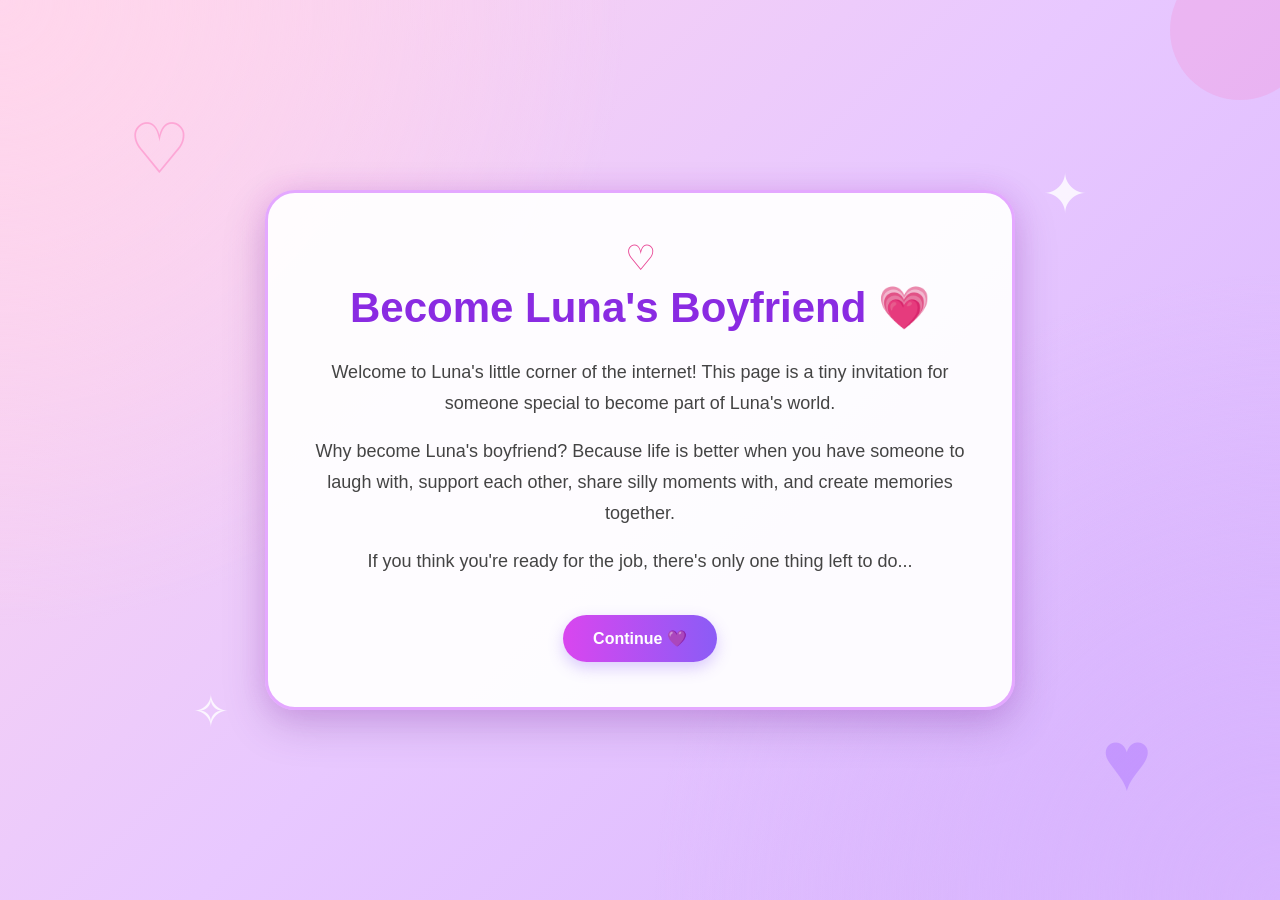
<file: index.html>
<!DOCTYPE html>
<html lang="en">
<head>
    <meta charset="UTF-8">
    <meta name="viewport" content="width=device-width, initial-scale=1.0">

    <title>Become Luna's Boyfriend 💗</title>

    <link rel="stylesheet" href="style.css">
</head>

<body>

    <!-- Background decorations -->
    <div class="decoration heart1">♡</div>
    <div class="decoration heart2">♥</div>
    <div class="decoration star1">✦</div>
    <div class="decoration star2">✧</div>
    <div class="decoration circle1"></div>
    <div class="decoration circle2"></div>

    <div class="container">

        <div class="card">

            <div class="small-heart">♡</div>

            <h1>Become Luna's Boyfriend 💗</h1>

            <p>
                Welcome to Luna's little corner of the internet!
                This page is a tiny invitation for someone special
                to become part of Luna's world.
            </p>

            <p>
                Why become Luna's boyfriend? Because life is better
                when you have someone to laugh with, support each
                other, share silly moments with, and create memories
                together.
            </p>

            <p>
                If you think you're ready for the job, there's only
                one thing left to do...
            </p>

            <a href="reasons.html" class="button">
                Continue 💜
            </a>

        </div>

    </div>

</body>
</html>
</file>
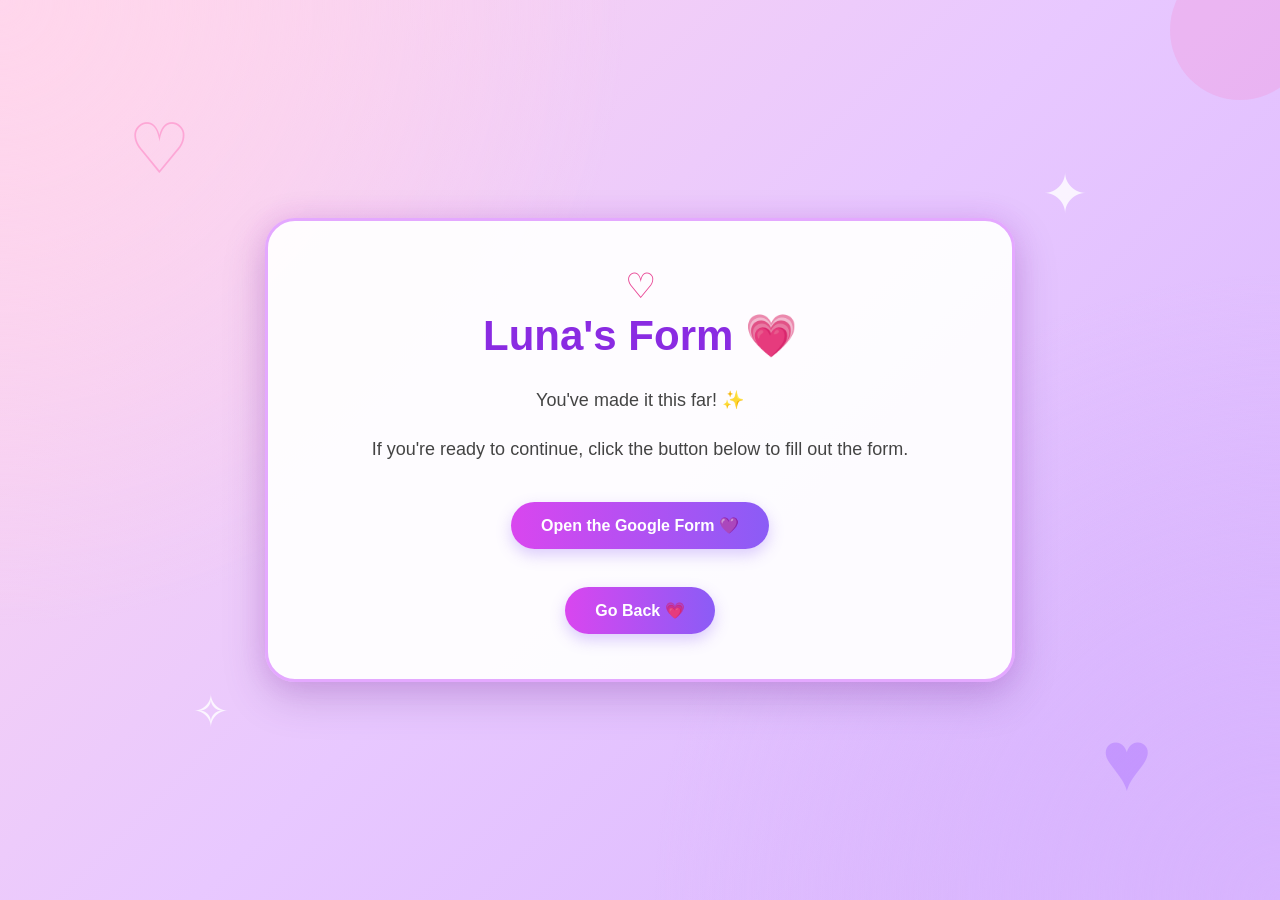
<file: form.html>
<!DOCTYPE html>
<html lang="en">

<head>
    <meta charset="UTF-8">
    <meta name="viewport" content="width=device-width, initial-scale=1.0">

    <title>Luna's Form 💗</title>

    <!-- Connect to the existing CSS -->
    <link rel="stylesheet" href="style.css">
</head>

<body>

    <!-- Background decorations -->
    <div class="decoration heart1">♡</div>
    <div class="decoration heart2">♥</div>
    <div class="decoration star1">✦</div>
    <div class="decoration star2">✧</div>

    <div class="decoration circle1"></div>
    <div class="decoration circle2"></div>


    <!-- Main content -->
    <div class="container">

        <div class="card">

            <div class="small-heart">♡</div>

            <h1>Luna's Form 💗</h1>

            <p>
                You've made it this far! ✨
            </p>

            <p>
                If you're ready to continue, click the button below
                to fill out the form.
            </p>

            <!-- Google Form link -->
            <a
                href="https://docs.google.com/forms/d/e/1FAIpQLSdbIPl6et-pJjvgQbFmyVr1xlpF_BowQBD9UVIVPTzAdcJw0w/viewform?usp=header"
                target="_blank"
                class="button">
                Open the Google Form 💜
            </a>

            <br><br>

            <!-- Go back to previous page -->
            <a href="reasons.html" class="button">
                Go Back 💗
            </a>

        </div>

    </div>

</body>

</html>
</file>
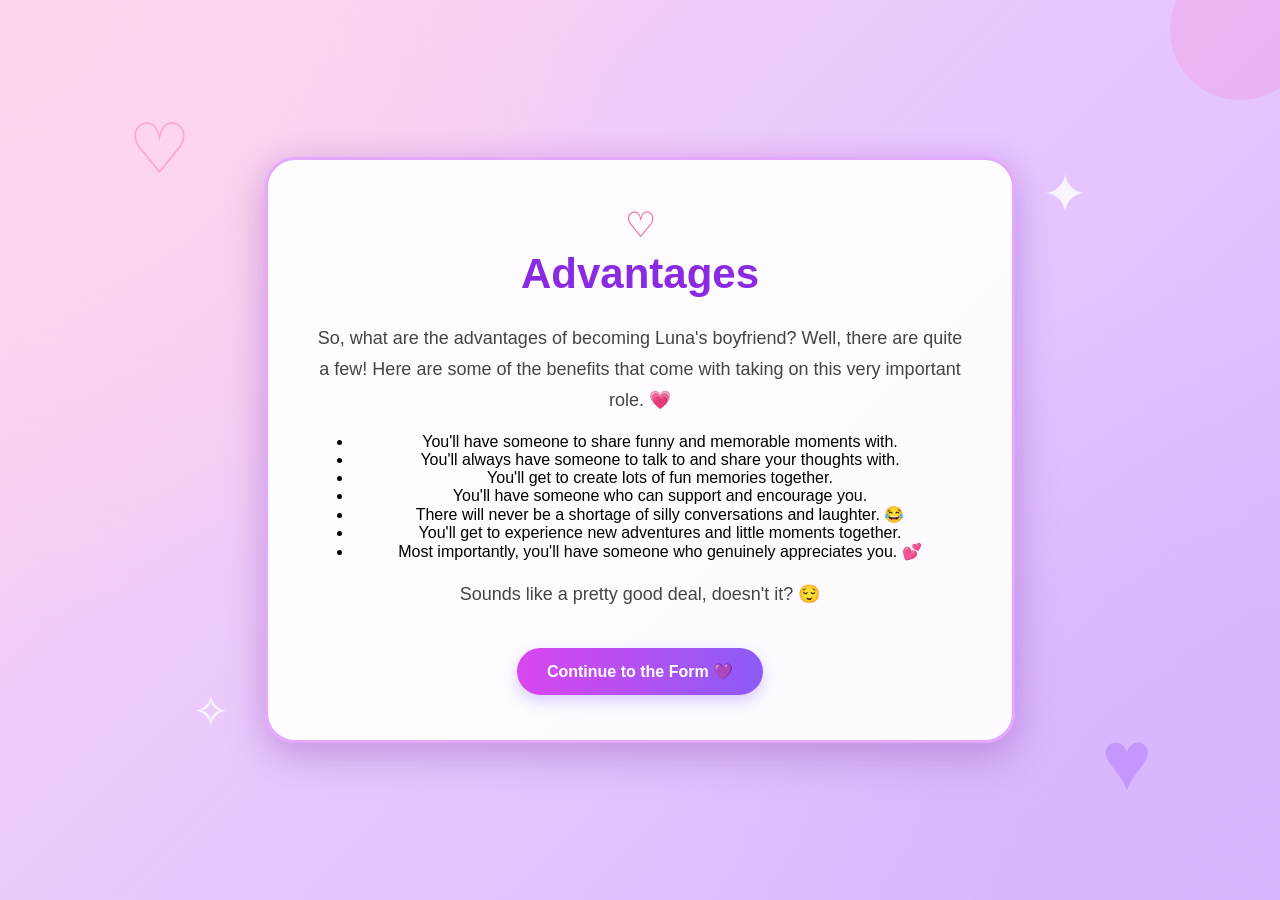
<file: reasons.html>
<!DOCTYPE html>
<html lang="en">

<head>
    <meta charset="UTF-8">
    <meta name="viewport" content="width=device-width, initial-scale=1.0">

    <title>Advantages 💗</title>

    <!-- Connects this page to your existing CSS -->
    <link rel="stylesheet" href="style.css">
</head>

<body>

    <!-- Background decorations -->
    <div class="decoration heart1">♡</div>
    <div class="decoration heart2">♥</div>
    <div class="decoration star1">✦</div>
    <div class="decoration star2">✧</div>

    <div class="decoration circle1"></div>
    <div class="decoration circle2"></div>


    <!-- Main content -->
    <div class="container">

        <div class="card">

            <div class="small-heart">♡</div>

            <h1>Advantages</h1>

            <p>
                So, what are the advantages of becoming Luna's boyfriend?
                Well, there are quite a few! Here are some of the benefits
                that come with taking on this very important role. 💗
            </p>

            <ul>
                <li>You'll have someone to share funny and memorable moments with.</li>

                <li>You'll always have someone to talk to and share your thoughts with.</li>

                <li>You'll get to create lots of fun memories together.</li>

                <li>You'll have someone who can support and encourage you.</li>

                <li>There will never be a shortage of silly conversations and laughter. 😂</li>

                <li>You'll get to experience new adventures and little moments together.</li>

                <li>Most importantly, you'll have someone who genuinely appreciates you. 💕</li>
            </ul>

            <p>
                Sounds like a pretty good deal, doesn't it? 😌
            </p>
            </a>
<a href="form.html" class="button">
    Continue to the Form 💜
</a>
        </div>

    </div>

</body>

</html>
</file>
<file: style.css>
/* ============================= */
/* BASIC PAGE SETUP */
/* ============================= */

body {
    margin: 0;
    min-height: 100vh;

    display: flex;
    justify-content: center;
    align-items: center;

    font-family: Arial, sans-serif;

    overflow: hidden;

    background:
        radial-gradient(circle at top left, #ffd6ec, transparent 40%),
        radial-gradient(circle at bottom right, #d8b4fe, transparent 40%),
        linear-gradient(135deg, #ffd6ec, #e8c8ff, #d8b4fe);

    position: relative;
}


/* ============================= */
/* MAIN CONTAINER */
/* ============================= */

.container {
    width: 90%;
    max-width: 750px;

    position: relative;
    z-index: 5;
}


/* ============================= */
/* WHITE TEXT CARD */
/* ============================= */

.card {
    background: rgba(255, 255, 255, 0.94);

    padding: 45px;

    border-radius: 30px;

    text-align: center;

    border: 3px solid #e4a8ff;

    box-shadow:
        0 15px 40px rgba(100, 40, 130, 0.25),
        0 0 25px rgba(217, 70, 239, 0.15);
}


/* ============================= */
/* HEADING */
/* ============================= */

h1 {
    color: #8a2be2;

    font-size: 42px;

    margin-top: 5px;
    margin-bottom: 25px;
}


h2 {
    color: #d633a6;

    margin-top: 30px;
}


/* ============================= */
/* PARAGRAPHS */
/* ============================= */

p {
    color: #444;

    font-size: 18px;

    line-height: 1.7;

    margin: 18px 0;
}


/* ============================= */
/* BUTTON */
/* ============================= */

.button {
    display: inline-block;

    margin-top: 20px;

    padding: 14px 30px;

    background: linear-gradient(
        90deg,
        #d946ef,
        #8b5cf6
    );

    color: white;

    text-decoration: none;

    font-weight: bold;

    border-radius: 30px;

    box-shadow: 0 6px 15px rgba(139, 92, 246, 0.3);

    transition: 0.3s;
}


.button:hover {
    transform: scale(1.08);

    box-shadow:
        0 8px 20px rgba(139, 92, 246, 0.4);
}


/* ============================= */
/* LITTLE HEART ABOVE HEADING */
/* ============================= */

.small-heart {
    color: #e84393;

    font-size: 35px;

    animation: heartbeat 1.5s infinite;
}


@keyframes heartbeat {

    0%, 100% {
        transform: scale(1);
    }

    50% {
        transform: scale(1.2);
    }
}


/* ============================= */
/* BACKGROUND DECORATIONS */
/* ============================= */

.decoration {
    position: absolute;

    z-index: 1;

    pointer-events: none;

    user-select: none;
}


/* Hearts */

.heart1 {
    top: 12%;
    left: 10%;

    font-size: 70px;

    color: rgba(255, 80, 170, 0.35);

    animation: float 5s ease-in-out infinite;
}


.heart2 {
    bottom: 10%;
    right: 10%;

    font-size: 85px;

    color: rgba(150, 80, 255, 0.3);

    animation: float 6s ease-in-out infinite reverse;
}


/* Stars */

.star1 {
    top: 18%;
    right: 15%;

    font-size: 55px;

    color: rgba(255, 255, 255, 0.8);

    animation: sparkle 2s infinite;
}


.star2 {
    bottom: 18%;
    left: 15%;

    font-size: 45px;

    color: rgba(255, 255, 255, 0.8);

    animation: sparkle 3s infinite;
}


/* Decorative circles */

.circle1 {
    width: 140px;
    height: 140px;

    border-radius: 50%;

    background: rgba(255, 105, 180, 0.18);

    top: -40px;
    right: -30px;

    animation: float 7s ease-in-out infinite;
}


.circle2 {
    width: 180px;
    height: 180px;

    border-radius: 50%;

    background: }
</file>
